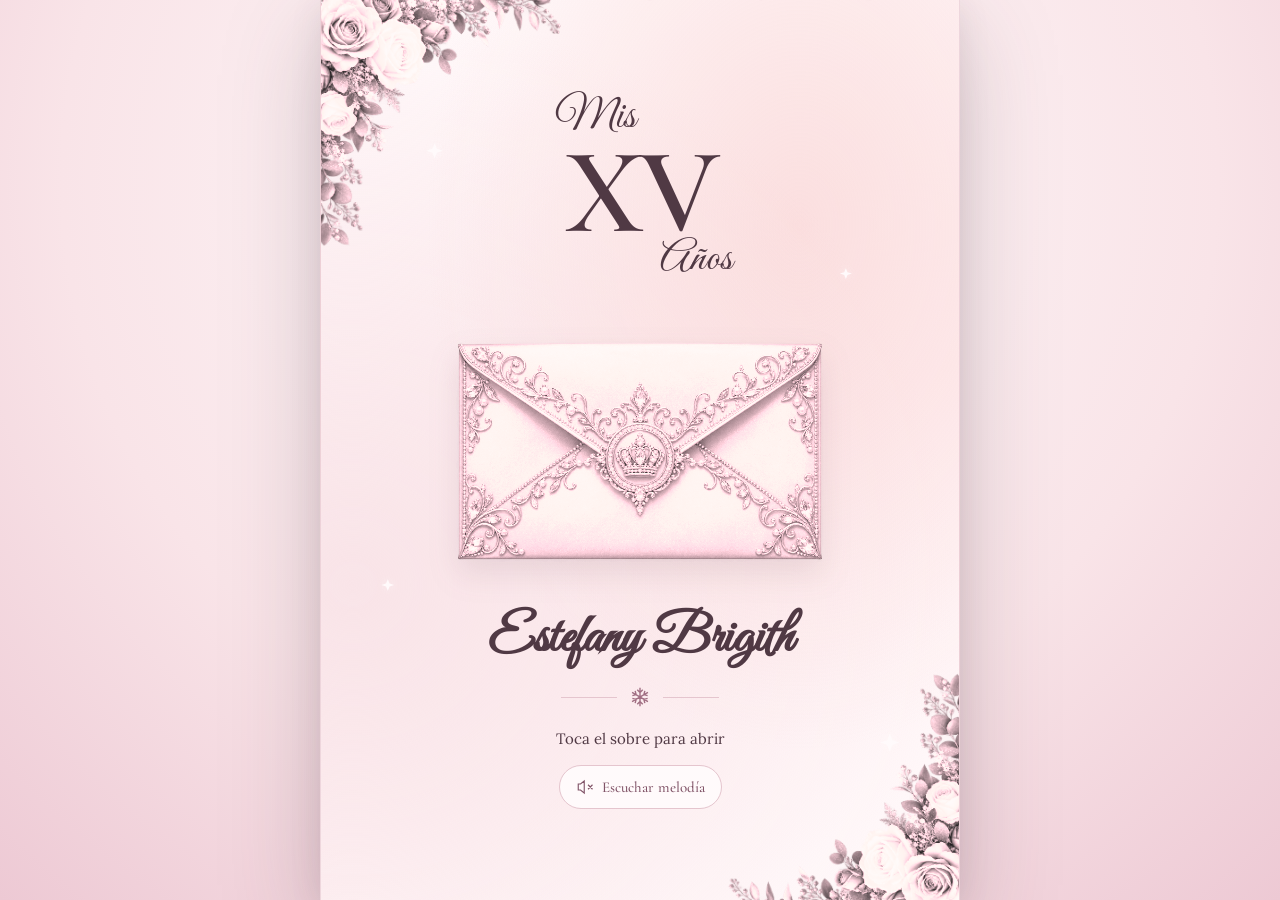
<file: index.html>
<!doctype html>
<html lang="es">
<head>
  <meta charset="utf-8">
  <meta name="viewport" content="width=device-width, initial-scale=1, viewport-fit=cover">
  <meta name="theme-color" content="#f0cac9">
  <meta name="description" content="Te invito a una noche de magia y recuerdos para celebrar mis quince años. 28 de noviembre de 2026 · Lima.">

  <!-- share-metadata:start -->
  <meta property="og:type" content="website">
  <meta property="og:title" content="Mis XV Años · Estefany Brigith">
  <meta property="og:description" content="Te invito a una noche de magia y recuerdos para celebrar mis quince años. 28 de noviembre de 2026 · Lima.">
  <meta property="og:image" content="./blue-silver-assets/share-cover.jpg">
  <meta property="og:image:type" content="image/jpeg">
  <meta property="og:image:width" content="1200">
  <meta property="og:image:height" content="630">
  <meta property="og:image:alt" content="Invitación de quince años de Estefany Brigith, en rosa cuarzo y plata">
  <meta property="og:locale" content="es_PE">
  <meta name="twitter:card" content="summary_large_image">
  <meta name="twitter:title" content="Mis XV Años · Estefany Brigith">
  <meta name="twitter:description" content="Te invito a una noche de magia y recuerdos para celebrar mis quince años. 28 de noviembre de 2026 · Lima.">
  <meta name="twitter:image" content="./blue-silver-assets/share-cover.jpg">
  <!-- share-metadata:end -->

  <title>Mis XV Años · Estefany Brigith</title>
  <link rel="stylesheet" href="./blue-silver-assets/fonts.css">
  <link rel="preload" href="./blue-silver-assets/envelope.webp" as="image">
  <link rel="preload" href="./blue-silver-assets/roses.webp" as="image">
  <link rel="preload" href="./blue-silver-assets/parchment-quartz-soft.png" as="image" type="image/png">
  <link rel="preload" href="./blue-silver-assets/title-ribbon-quartz.png" as="image" type="image/png">
  <style>
    :root {
      color-scheme: light;
      --primary: #f0cac9;
      --primary-soft: #fff0f2;
      --primary-deep: #6f4055;
      --accent: #805367;
      --accent-soft: #a16f83;
      --paper: #fffafb;
      --surface-alt: #f9e4e8;
      --ink: #503944;
      --muted: #735a65;
      --pearl: #b8abb5;
      --line: #e5c5ce;
      --control-border: #ad7e91;
      --block-radius: 22px;
      --section-space: clamp(64px, 8vh, 88px);
      --shadow-card: 0 10px 26px rgba(80, 57, 68, 0.07);
      --art-tint: sepia(1) saturate(.65) hue-rotate(295deg);
      --script: "Great Vibes", "Segoe Script", cursive;
      --display: "Cormorant Garamond", Georgia, serif;
      --body: "Lora", Georgia, serif;

      /* Responsive container tokens */
      --container-max-w: 480px;
      --container-pad-x: 18px;
      --shadow-ambient: 0 18px 80px rgba(80, 57, 68, 0.14);
    }

    @media (min-width: 640px) {
      :root {
        --container-max-w: 580px;
        --container-pad-x: 28px;
        --shadow-ambient: 0 24px 80px rgba(80, 57, 68, 0.22), 0 4px 24px rgba(80, 57, 68, 0.08);
      }
    }

    @media (min-width: 1024px) {
      :root {
        --container-max-w: 640px;
        --container-pad-x: 32px;
        --shadow-ambient: 0 30px 90px rgba(80, 57, 68, 0.25), 0 6px 30px rgba(80, 57, 68, 0.1);
      }
    }

    * { box-sizing: border-box; }
    [hidden] { display: none !important; }
    html {
      scroll-behavior: smooth;
      scrollbar-color: var(--pearl) var(--primary-soft);
      overflow-x: hidden;
    }
    body {
      margin: 0;
      background: radial-gradient(circle at 50% 20%, var(--paper), var(--surface-alt) 60%, #edc9d4 100%);
      background-attachment: fixed;
      color: var(--ink);
      font-family: var(--body);
      font-size: 16px;
      line-height: 1.75;
      min-height: 100vh;
      overflow-x: hidden;
    }
    body.sealed { overflow: hidden; }
    ::selection { background: var(--primary); color: var(--primary-deep); }
    button, input, select { font: inherit; }
    button, a { -webkit-tap-highlight-color: transparent; }
    button { color: inherit; }
    button, a, input, select { touch-action: manipulation; }
    button:focus-visible, a:focus-visible, input:focus-visible, select:focus-visible, textarea:focus-visible, summary:focus-visible {
      outline: 3px solid var(--accent);
      outline-offset: 4px;
    }
    img { display: block; max-width: 100%; height: auto; }
    a { color: var(--ink); text-underline-offset: 5px; }
    h1, h2, h3, p { margin: 0; }
    .svg-library { position: absolute; width: 0; height: 0; overflow: hidden; }
    .icon { width: 24px; height: 24px; fill: none; stroke: currentColor; stroke-width: 1.5; }

    /* Scroll reveal animations */
    .reveal-on-scroll {
      opacity: 0;
      transform: translateY(24px);
      transition: opacity .75s cubic-bezier(0.22, 1, 0.36, 1), transform .75s cubic-bezier(0.22, 1, 0.36, 1);
    }
    .reveal-on-scroll.is-visible {
      opacity: 1;
      transform: translateY(0);
    }

    .invitation {
      position: relative;
      width: 100%;
      max-width: var(--container-max-w);
      margin: 0 auto;
      overflow: clip;
      background: var(--paper);
      box-shadow: var(--shadow-ambient);
      transition: max-width .3s ease;
    }

    @media (min-width: 640px) {
      .invitation, .cover {
        border-inline: 1px solid rgba(229, 197, 206, 0.65);
      }
    }

    .cover {
      position: relative;
      width: 100%;
      max-width: var(--container-max-w);
      min-height: 100svh;
      margin: 0 auto;
      overflow: hidden;
      background:
        radial-gradient(ellipse at 75% 25%, #f7cac980, transparent 55%),
        radial-gradient(ellipse at 5% 65%, var(--surface-alt), transparent 70%),
        linear-gradient(155deg, var(--paper), var(--primary-soft) 55%, var(--paper));
      isolation: isolate;
      box-shadow: var(--shadow-ambient);
      transition: opacity .75s ease, filter .75s ease, max-width .3s ease;
    }
    .cover-inner {
      position: relative;
      z-index: 2;
      min-height: 100svh;
      display: flex;
      flex-direction: column;
      align-items: center;
      justify-content: center;
      padding: clamp(28px, 5.5svh, 54px) clamp(16px, 5vw, 32px);
    }
    .roses { position: absolute; pointer-events: none; user-select: none; filter: var(--art-tint); }
    .cover .roses.top {
      width: clamp(200px, 45vw, 290px);
      top: -40px;
      left: -40px;
      opacity: .92;
    }
    .cover .roses.bottom {
      width: clamp(190px, 42vw, 280px);
      bottom: -50px;
      right: -40px;
      transform: rotate(180deg);
      opacity: .92;
    }
    .occasion {
      position: relative;
      display: flex;
      flex-direction: column;
      align-items: center;
      line-height: .82;
      padding: 6px 0 clamp(8px, 1.8svh, 16px);
      max-width: 100%;
    }
    .occasion .mis {
      display: block;
      font-family: var(--script);
      font-size: clamp(30px, 5svh, 48px);
      line-height: .9;
      transform: translateX(clamp(-45px, -11vw, -28px));
    }
    .occasion .roman {
      display: block;
      font-family: var(--display);
      font-weight: 600;
      font-size: clamp(74px, 13.5svh, 130px);
      line-height: .9;
      letter-spacing: -.035em;
    }
    .occasion .years {
      display: block;
      font-family: var(--script);
      font-size: clamp(28px, 4.8svh, 46px);
      line-height: .85;
      transform: translateX(clamp(32px, 11vw, 56px));
      margin-top: -6px;
    }
    .envelope-button {
      width: min(100%, 408px, 44svh * 1.5);
      margin: clamp(14px, 2.5svh, 24px) auto 4px;
      padding: 0;
      border: 0;
      background: transparent;
      cursor: pointer;
      perspective: 900px;
      position: relative;
      filter: drop-shadow(0 14px 15px #70495720);
      transition: transform .3s ease, filter .3s ease;
      animation: float-envelope 3.8s ease-in-out infinite;
    }
    @keyframes float-envelope {
      0%, 100% { transform: translateY(0); filter: drop-shadow(0 14px 15px #70495720); }
      50% { transform: translateY(-6px); filter: drop-shadow(0 20px 22px #70495735); }
    }
    .envelope-button:hover { transform: translateY(-4px); }
    .envelope-image { position: relative; width: 100%; z-index: 1; }
    .envelope-image, .envelope-front, .envelope-flap { filter: var(--art-tint); }
    .envelope-front, .envelope-flap {
      position: absolute;
      inset: 0;
      width: 100%;
      pointer-events: none;
    }
    .envelope-front { z-index: 3; clip-path: polygon(5% 13%, 50% 56%, 95% 13%, 95% 91%, 5% 91%); }
    .envelope-flap {
      z-index: 4;
      clip-path: polygon(5% 11%, 95% 11%, 50% 58%);
      transform-origin: 50% 12%;
      transition: transform .65s ease;
      backface-visibility: hidden;
    }
    .letter {
      position: absolute;
      z-index: 2;
      inset: 28% 15% 20%;
      display: grid;
      place-items: center;
      border: 1px solid var(--pearl);
      background: var(--paper);
      font: clamp(22px, 3.8vw, 28px)/1.2 var(--script);
      opacity: 0;
      transition: transform .75s .15s ease, opacity .35s ease;
    }
    .cover-name {
      font-family: var(--script);
      font-size: clamp(34px, 6.5vw, 54px);
      line-height: 1.15;
      text-align: center;
      margin-top: clamp(8px, 1.8svh, 16px);
      padding-inline: 12px;
      max-width: 100%;
      overflow-wrap: break-word;
      word-break: normal;
    }
    .opening-hint {
      margin-top: clamp(10px, 2svh, 18px);
      color: var(--ink);
      font-size: clamp(13px, 1.8svh, 15px);
      text-align: center;
      animation: pulse-hint 2.4s ease-in-out infinite;
    }
    .opening-music-toggle {
      display: inline-flex;
      align-items: center;
      justify-content: center;
      gap: 8px;
      min-height: 44px;
      margin-top: 12px;
      padding: 8px 16px;
      border: 1px solid var(--line);
      border-radius: 999px;
      background: var(--paper);
      color: var(--accent);
      font-family: var(--display);
      font-size: 15px;
      cursor: pointer;
    }
    .opening-music-toggle .icon { width: 18px; height: 18px; }
    .opening-music-status { max-width: 28ch; margin-top: 8px; font-size: 12px; text-align: center; }
    @keyframes pulse-hint {
      0%, 100% { opacity: .65; transform: translateY(0); }
      50% { opacity: 1; transform: translateY(-2px); }
    }
    .cover-divider {
      display: flex;
      align-items: center;
      gap: 12px;
      width: min(158px, 60vw);
      margin: clamp(10px, 1.8svh, 16px) auto 0;
      color: var(--accent-soft);
    }
    .cover-divider::before, .cover-divider::after { content: ""; flex: 1; height: 1px; background: var(--line); }
    .cover-divider .icon { width: 22px; height: 22px; flex-shrink: 0; }
    .cover.is-opening {
      position: fixed;
      inset: 0;
      z-index: 30;
      max-width: 100vw;
      width: 100%;
    }
    .cover.is-opening .envelope-flap { transform: rotateX(-155deg); }
    .cover.is-opening .letter { opacity: 1; transform: translateY(-42%); }
    .cover.is-leaving { opacity: 0; filter: blur(7px); pointer-events: none; }
    .snow-layer {
      position: fixed;
      top: 0;
      left: 50%;
      width: 100%;
      max-width: var(--container-max-w);
      height: 100dvh;
      transform: translateX(-50%);
      overflow: hidden;
      z-index: 35;
      pointer-events: none;
    }
    .snow-particle {
      position: absolute;
      top: -20px;
      width: 4px;
      height: 4px;
      border-radius: 50%;
      background: #fff;
      box-shadow: 0 0 6px #fffafbd9, 0 0 2px var(--accent-soft);
      opacity: .65;
      animation: snowfall var(--duration) var(--delay) linear infinite;
    }
    .snow-crystal {
      background: transparent;
      box-shadow: none;
      color: var(--paper);
      filter: drop-shadow(0 0 1px var(--accent-soft));
    }
    .snow-crystal .icon { width: 100%; height: 100%; }
    @keyframes snowfall {
      from { transform: translate3d(0, -20px, 0); }
      to { transform: translate3d(28px, calc(100dvh + 40px), 0); }
    }
    .hero {
      position: relative;
      height: min(100svh, 860px);
      min-height: clamp(480px, 75svh, 600px);
      background: var(--primary);
    }
    .hero video { width: 100%; height: 100%; object-fit: cover; object-position: center; filter: var(--art-tint); }
    .hero::after {
      content: "";
      position: absolute;
      inset: 0;
      pointer-events: none;
      background: linear-gradient(transparent 46%, #f7cac940 65%, #fffafbe8 86%, var(--paper) 100%);
    }
    .hero-title {
      position: absolute;
      z-index: 2;
      left: 0;
      right: 0;
      bottom: clamp(60px, 10vh, 90px);
      text-align: center;
      display: flex;
      flex-direction: column;
      align-items: center;
      pointer-events: none;
    }
    .hero-title h2 {
      font-family: var(--script);
      font-size: clamp(34px, 7vw, 54px);
      line-height: .9;
      /* transform: translateX(clamp(-40px, -10vw, -25px)); */
    }
    .hero-title .roman {
      display: block;
      font-family: var(--display);
      font-weight: 600;
      font-size: clamp(74px, 14vw, 108px);
      line-height: .9;
      letter-spacing: -.035em;
    }
    .hero-title .years {
      display: block;
      font-family: var(--script);
      font-size: clamp(28px, 6vw, 42px);
      line-height: .85;
      transform: translateX(clamp(30px, 10vw, 55px));
      margin-top: -6px;
    }
    .continue-link {
      position: absolute;
      z-index: 3;
      bottom: clamp(14px, 2.5vh, 22px);
      left: 50%;
      transform: translateX(-50%);
      display: grid;
      place-items: center;
      width: 48px;
      height: 48px;
      border: 1px solid var(--control-border);
      border-radius: 50%;
      color: var(--accent);
      background: #fffafbd9;
      transition: transform .2s ease, background-color .2s ease;
    }
    .continue-link:hover { transform: translateX(-50%) translateY(-2px); background: #ffffff; }

    .section {
      position: relative;
      padding: var(--section-space) var(--container-pad-x);
      text-align: center;
      isolation: isolate;
      background: linear-gradient(var(--paper), var(--primary-soft) 50%, var(--paper));
    }
    .section h2 {
      width: 100%;
      max-width: 560px;
      margin-inline: auto;
      border: 0 solid transparent;
      border-inline-width: 48px;
      padding: 10px 0 28px;
      border-image-source: url('./blue-silver-assets/title-ribbon-quartz.png');
      border-image-slice: 190 380 fill;
      border-image-width: 28px 56px;
      border-image-outset: 28px 0;
      border-image-repeat: stretch;
      font-family: var(--script);
      font-size: clamp(30px, 6vw, 40px);
      line-height: 1.18;
      color: var(--accent);
      margin-bottom: clamp(16px, 2.5vh, 24px);
    }
    .section p {
      max-width: 36ch;
      margin-inline: auto;
      font-size: clamp(15px, 2vw, 16.5px);
    }
    .intro {
      padding-top: clamp(20px, 4vh, 32px);
      padding-bottom: clamp(48px, 7vh, 68px);
    }
    .music-label { font-size: 13.5px; line-height: 1.7; max-width: 24ch !important; }
    .music-player {
      display: flex;
      justify-content: center;
      align-items: center;
      gap: 17px;
      margin: 17px 0 24px;
      color: var(--accent);
    }
    .music-player .music-line { width: clamp(30px, 8vw, 44px); height: 1px; background: var(--accent-soft); position: relative; }
    .music-player .music-line::before { content: ""; position: absolute; width: 3px; height: 7px; top: -3px; background: var(--accent-soft); }
    .music-toggle {
      border: 1px solid var(--control-border);
      border-radius: 50%;
      width: 52px;
      height: 52px;
      display: grid;
      place-items: center;
      background: linear-gradient(140deg, #fff, var(--surface-alt));
      cursor: pointer;
      box-shadow: 0 4px 9px #70495717;
      transition: transform .2s ease, box-shadow .2s ease;
    }
    .music-toggle:hover { transform: scale(1.05); box-shadow: 0 6px 14px #70495725; }
    .music-toggle .icon { width: 24px; height: 24px; fill: var(--paper); }
    .music-toggle[aria-pressed="true"] .icon { fill: var(--accent); stroke: var(--accent); }
    .music-status { color: var(--muted); font-size: 12px; margin-top: 16px; }

    .floral-section {
      padding-top: var(--section-space);
      padding-bottom: var(--section-space);
      background: radial-gradient(ellipse at 15% 35%, var(--primary-soft), transparent 68%);
    }
    .floral-section .roses.left {
      top: -12px;
      left: clamp(-36px, -4vw, -20px);
      width: clamp(150px, 28vw, 200px);
    }
    .floral-section .roses.right {
      top: -12px;
      right: clamp(-36px, -4vw, -20px);
      width: clamp(150px, 28vw, 200px);
      transform: scaleX(-1);
    }
    .floral-section > :not(.roses) { position: relative; z-index: 1; }
    /* 1024 x 1536 paper master: fixed curls and corners, flexible writing area. */
    .scroll-paper, .paper-card, .interaction-card {
      --parchment-cap: calc(448px * .12);
      --parchment-edge: calc(384px * .12);
      position: relative;
      max-width: 560px;
      margin-inline: auto;
      margin-block: 16px;
      padding: clamp(18px, 2.4vh, 24px) 10px;
      background: transparent;
      border: 44px solid transparent;
      border-inline-width: 24px;
      border-image-source: url('./blue-silver-assets/parchment-quartz-soft.png');
      border-image-slice: 448 384 fill;
      border-image-width: var(--parchment-cap) var(--parchment-edge);
      border-image-outset: 8px;
      border-image-repeat: stretch;
      border-radius: 0;
      box-shadow: none;
      filter: drop-shadow(0 4px 6px rgba(80, 57, 68, 0.07));
    }
    .scroll-paper::before, .scroll-paper::after,
    .paper-card::before, .interaction-card::before { content: none; }
    .scroll-paper > *, .paper-card > :not(.papyrus-rolls),
    .interaction-card > :not(.papyrus-rolls) { position: relative; z-index: 1; }
    .papyrus-rolls { display: none; }

    .person {
      display: block;
      font-family: var(--script);
      font-size: clamp(28px, 4.5vw, 36px);
      line-height: 1.45;
      color: var(--ink);
    }
    .person + .and {
      display: block;
      font-family: var(--script);
      font-size: clamp(22px, 3.5vw, 28px);
      line-height: 1.8;
    }
    .family-caption { margin-top: 22px !important; font-size: 14px; line-height: 1.8; }
    .name-plaque {
      position: relative;
      max-width: 480px;
      margin: clamp(44px, 7vh, 60px) auto 0;
      padding: clamp(30px, 4.5vh, 40px) clamp(18px, 3.5vw, 26px);
      background: linear-gradient(125deg, var(--paper), var(--surface-alt), var(--paper));
      border: 3px double var(--line);
      border-radius: 26px 6px 26px 6px;
      box-shadow: 0 6px 10px #70495713;
    }
    .name-plaque::before, .name-plaque::after {
      content: "";
      position: absolute;
      width: 17px;
      height: 17px;
      background: var(--paper);
      border: 1px solid var(--line);
      transform: rotate(45deg);
    }
    .name-plaque::before { top: -9px; left: calc(50% - 9px); }
    .name-plaque::after { bottom: -9px; left: calc(50% - 9px); }
    .name-plaque .person { font-size: clamp(38px, 6vw, 50px); }

    .ornament {
      display: flex;
      justify-content: center;
      align-items: center;
      gap: 14px;
      color: var(--accent-soft);
      margin: 0 auto 26px;
      width: 148px;
    }
    .ornament::before, .ornament::after { content: ""; height: 1px; flex: 1; background: var(--line); }
    .ornament .icon { width: 22px; height: 22px; }

    .countdown-section {
      padding-top: var(--section-space);
      padding-bottom: var(--section-space);
      background: linear-gradient(var(--paper), var(--primary-soft), var(--paper));
    }
    .countdown-heading {
      font-family: var(--display);
      font-size: clamp(15px, 2.5vw, 18px);
      font-weight: 600;
      text-transform: uppercase;
      letter-spacing: .12em;
      margin-bottom: clamp(14px, 2.5vh, 20px);
    }
    .countdown {
      display: grid;
      grid-template-columns: repeat(4, 1fr);
      gap: clamp(4px, 1.6vw, 12px);
      margin: 0 auto;
      max-width: 460px;
    }
    .countdown-unit { position: relative; }
    .countdown-unit + .countdown-unit::before {
      content: ":";
      position: absolute;
      left: clamp(-6px, -1vw, -10px);
      top: -3px;
      font-family: var(--display);
      font-size: clamp(28px, 5vw, 42px);
      color: var(--accent-soft);
    }
    .countdown-number {
      display: block;
      font-family: var(--display);
      font-weight: 600;
      font-size: clamp(32px, 5.5vw, 48px);
      line-height: 1.1;
      color: var(--accent);
      font-variant-numeric: tabular-nums;
    }
    .countdown-unit span:last-child {
      font-size: clamp(9px, 1.8vw, 11px);
      text-transform: uppercase;
      letter-spacing: .045em;
    }
    .event-date { margin-top: clamp(26px, 4vh, 38px); font-family: var(--display); }
    .date-month {
      display: block;
      font-size: clamp(20px, 3.2vw, 25px);
      font-weight: 600;
      letter-spacing: .14em;
      text-transform: uppercase;
    }
    .date-row {
      display: flex;
      align-items: center;
      justify-content: center;
      gap: clamp(14px, 3vw, 24px);
      margin-top: 7px;
    }
    .date-side {
      min-width: clamp(66px, 14vw, 84px);
      padding-block: 5px;
      border-top: 1px solid var(--line);
      border-bottom: 1px solid var(--line);
      font-size: clamp(15px, 2.5vw, 19px);
      text-transform: uppercase;
    }
    .date-day {
      font-size: clamp(52px, 9vw, 72px);
      line-height: 1;
      color: var(--accent);
      font-weight: 600;
    }
    .countdown-message { font-size: 13px; margin-top: 14px !important; }
    .calendar-actions { margin-top: 24px; }

    .reception-section { padding-top: calc(var(--section-space) + 28px); }
    .reception-card {
      position: relative;
      max-width: 560px;
      margin-inline: auto;
      border: 1px solid var(--line);
      border-radius: clamp(110px, 20vw, 160px) clamp(110px, 20vw, 160px) var(--block-radius) var(--block-radius);
      padding: clamp(74px, 11vh, 92px) clamp(20px, 3.5vw, 32px) clamp(28px, 4vh, 38px);
      background: linear-gradient(var(--paper), var(--primary-soft));
      box-shadow: var(--shadow-card);
    }
    .reception-card .roses {
      width: clamp(145px, 26vw, 195px);
      top: clamp(-58px, -9vw, -74px);
      left: -3px;
    }
    .reception-card .roses.mirror { left: auto; right: -3px; transform: scaleX(-1); }
    .large-icon { width: clamp(52px, 8vw, 66px); height: clamp(52px, 8vw, 66px); color: var(--accent-soft); margin: 0 auto 15px; }
    .reception-card h2 { margin-bottom: 9px; }
    .venue-name {
      display: block;
      font-family: var(--display);
      font-weight: 600;
      font-size: clamp(22px, 3.6vw, 27px);
      line-height: 1.35;
      margin: 11px 0 8px;
    }
    .venue-address { font-size: 14px; }
    .quartz-button {
      display: inline-flex;
      align-items: center;
      justify-content: center;
      gap: 10px;
      min-height: 48px;
      padding: 12px clamp(18px, 3vw, 26px);
      border: 1px solid var(--control-border);
      border-radius: 12px;
      background: linear-gradient(135deg, var(--primary-soft), var(--primary) 72%, #efbdc4);
      color: var(--primary-deep);
      box-shadow: 0 4px 9px #70495719, inset 0 1px 0 #ffffffb3;
      font-family: var(--display);
      font-size: clamp(14px, 2vw, 15.5px);
      font-weight: 600;
      line-height: 1.3;
      letter-spacing: .055em;
      text-decoration: none;
      text-transform: uppercase;
      cursor: pointer;
      transition: transform .2s ease, box-shadow .2s ease;
    }
    .quartz-button:hover { transform: translateY(-2px); box-shadow: 0 7px 13px #70495725; }
    .quartz-button .icon { width: 18px; height: 18px; }
    .quartz-button.is-secondary {
      background: var(--paper);
      color: var(--accent);
      margin-top: 10px;
      font-size: 13px;
      min-height: 42px;
      padding: 8px 16px;
    }
    .reception-card .quartz-button { margin-top: 24px; }

    .dress-icons { display: flex; justify-content: center; gap: 18px; margin: 4px auto 20px; }
    .dress-icons .icon { width: 60px; height: 69px; color: var(--accent-soft); }
    .dress-title { font: 600 23px var(--display); margin-bottom: 14px !important; }
    .dress-note { max-width: 28ch !important; font-size: 14px; }
    .gift-icon { width: 68px; height: 68px; margin: 0 auto 18px; color: var(--accent-soft); }
    .gift-message { font-size: 15px; }

    /* Itinerary & Timeline */
    .itinerary-tagline { font-size: 14px; margin-bottom: 20px; color: var(--muted); }
    .timeline { list-style: none; padding: 0; margin: 24px auto 0; max-width: 420px; text-align: left; }
    .timeline li { display: grid; grid-template-columns: clamp(76px, 19vw, 92px) minmax(0, 1fr); gap: 12px; margin: 18px 0; font-size: clamp(14.5px, 2.5vw, 17px); align-items: baseline; }
    .timeline time { font-family: var(--display); font-weight: 600; color: var(--accent); }
    .timeline span { padding-left: 12px; border-left: 1px solid var(--line); color: var(--ink); line-height: 1.4; }

    /* Vals card */
    .vals-card {
      margin-top: 28px;
      padding: clamp(22px, 3.5vw, 30px) 0 0;
      border-radius: 0;
      background: transparent;
      border: 0;
      border-top: 1px solid var(--control-border);
      text-align: center;
    }
    .vals-card .vals-icon { width: 32px; height: 32px; color: var(--accent-soft); margin: 0 auto 10px; }
    .vals-title { font-family: var(--display); font-size: clamp(22px, 3.5vw, 26px); color: var(--accent); font-weight: 600; margin-bottom: 8px; }
    .vals-text { font-size: 14.5px; line-height: 1.6; max-width: 44ch; margin: 0 auto; }
    .vals-song { margin-top: 12px !important; font-size: 13.5px; color: var(--muted); }

    /* Gallery */
    .gallery-tagline { font-size: 14px; margin-bottom: 22px; color: var(--muted); }
    .gallery { display: grid; grid-template-columns: repeat(2, minmax(0, 1fr)); gap: clamp(14px, 3vw, 22px); margin-top: 8px; }
    .gallery figure { margin: 0; min-width: 0; }
    .gallery-picture {
      position: relative;
      aspect-ratio: 3 / 4;
      overflow: hidden;
      border-radius: clamp(90px, 16vw, 130px) clamp(90px, 16vw, 130px) 6px 6px;
      background: linear-gradient(155deg, var(--primary-soft), var(--surface-alt));
      border: 1px solid var(--line);
      box-shadow: var(--shadow-card);
    }
    .gallery-image { position: absolute; inset: 0; width: 100%; height: 100%; object-fit: cover; transition: transform .5s ease; }
    .gallery-picture:hover .gallery-image { transform: scale(1.04); }
    .gallery-image.is-fantasy { filter: var(--art-tint); }
    .gallery-image-error { position: absolute; inset: 0; display: grid; place-items: center; padding: 18px; font-size: 13px !important; color: var(--muted); }
    .gallery figcaption { font-family: var(--display); font-size: clamp(14px, 2.5vw, 16px); font-weight: 600; margin-top: 10px; color: var(--ink); overflow-wrap: anywhere; }

    /* Gifts & Yape digital transfer */
    .gift-details {
      margin-top: 24px;
      padding-top: 20px;
      border-top: 1px dashed var(--line);
    }
    .gift-details summary {
      cursor: pointer;
      font-family: var(--display);
      font-weight: 600;
      font-size: clamp(15px, 2.5vw, 17px);
      color: var(--accent);
      user-select: none;
      outline: none;
      transition: color .2s ease;
    }
    .gift-details summary:hover { color: var(--primary-deep); }
    .gift-account {
      border: 1px solid var(--control-border);
      border-radius: 16px;
      padding: clamp(18px, 3vw, 24px);
      margin-top: 16px;
      background: var(--paper);
      text-align: center;
    }
    .yape-badge {
      display: inline-block;
      font-family: var(--display);
      font-size: 13px;
      font-weight: 700;
      letter-spacing: .08em;
      text-transform: uppercase;
      color: #fff;
      background: linear-gradient(135deg, #742284, var(--primary-deep));
      box-shadow: 0 2px 8px rgba(116, 34, 132, 0.22);
      padding: 3px 12px;
      border-radius: 12px;
      margin-bottom: 8px;
    }
    .account-number {
      display: block;
      font-family: var(--display);
      font-size: clamp(26px, 5.5vw, 36px);
      font-weight: 600;
      color: var(--accent);
      letter-spacing: .06em;
      margin: 4px 0;
    }
    .account-holder { display: block; font-size: 14px; color: var(--ink); margin-bottom: 16px; }
    .form-status { font-size: 13px; color: var(--accent); margin-top: 12px; min-height: 1.4em; text-align: center; }

    /* Interactive guest features: playlist & guestbook */
    .interaction-card h3 {
      font-family: var(--script);
      font-size: clamp(32px, 5.5vw, 42px);
      line-height: 1.2;
      color: var(--accent);
      margin-bottom: 8px;
    }
    .interaction-card p { font-size: 14px; }
    .interaction-card form { margin-top: 18px; text-align: left; }
    .interaction-card textarea {
      display: block;
      width: 100%;
      min-height: 85px;
      padding: 10px 12px;
      margin-top: 7px;
      border: 1px solid var(--control-border);
      border-radius: 10px;
      background: var(--paper);
      color: var(--ink);
      caret-color: var(--accent);
      font-family: var(--body);
      font-size: 14px;
      resize: vertical;
    }
    .interaction-card .quartz-button { width: 100%; margin-top: 18px; }

    /* Saved items list in guestbook / songs */
    .saved-list {
      list-style: none;
      padding: 0;
      margin: 18px 0 0;
      border-top: 1px dashed var(--line);
      padding-top: 14px;
      text-align: left;
      max-height: 220px;
      overflow-y: auto;
    }
    .saved-list li {
      font-size: 13.5px;
      padding: 8px 12px;
      background: var(--primary-soft);
      border-radius: 10px;
      margin-bottom: 8px;
      border: 1px solid var(--line);
    }
    .saved-list strong { color: var(--primary-deep); font-family: var(--display); font-size: 15px; }

    .rsvp-section .paper-card {
      padding-top: clamp(28px, 4.5vh, 36px);
      padding-bottom: clamp(32px, 5vh, 42px);
    }
    .rsvp-section .quartz-button { margin-top: 24px; }
    .rsvp-message { font-size: 14.5px; }

    .closing {
      position: relative;
      min-height: clamp(520px, 75vh, 660px);
      background: var(--primary-soft);
      isolation: isolate;
      padding: clamp(48px, 7vh, 64px) var(--container-pad-x) calc(144px + env(safe-area-inset-bottom));
      text-align: center;
    }
    .closing::before {
      content: "";
      position: absolute;
      inset: 0;
      z-index: -1;
      background: linear-gradient(#fffafbdf, transparent 45%), url('./blue-silver-assets/castle.webp') center bottom / cover no-repeat;
      filter: var(--art-tint);
      pointer-events: none;
    }
    .closing h2 {
      position: relative;
      font-family: var(--script);
      font-size: clamp(40px, 7vw, 54px);
      line-height: 1.25;
      color: var(--accent);
      text-shadow: 0 1px 12px var(--paper);
    }
    .closing-name {
      position: relative;
      margin-top: 9px;
      font-family: var(--script);
      font-size: clamp(27px, 4.5vw, 34px);
      line-height: 1.3;
      color: var(--ink);
      text-shadow: 0 1px 12px var(--paper);
    }
    .preview-note {
      position: absolute;
      bottom: 17px;
      left: 14px;
      right: 14px;
      margin: 0;
      color: var(--muted);
      font-size: 11px;
      text-align: center;
      background: #ffffffd9;
      padding: 6px 10px;
      border-radius: 3px;
    }

    .sound-dock {
      position: fixed;
      z-index: 10;
      right: max(16px, calc((100vw - var(--container-max-w)) / 2 + 16px));
      bottom: max(clamp(16px, 3vh, 26px), env(safe-area-inset-bottom));
      width: 48px;
      height: 48px;
      display: grid;
      place-items: center;
      border: 1px solid var(--control-border);
      border-radius: 50%;
      background: #fffafbf0;
      color: var(--accent);
      box-shadow: 0 4px 14px #70495720;
      cursor: pointer;
      transition: transform .2s ease, box-shadow .2s ease;
    }
    .sound-dock:hover { transform: scale(1.08); box-shadow: 0 6px 18px #70495730; }
    .sound-dock .icon { width: 20px; height: 20px; }
    .fullscreen-toggle { bottom: calc(max(clamp(16px, 3vh, 26px), env(safe-area-inset-bottom)) + 60px); }
    .share-panel { position: relative; max-width: 430px; margin: 28px auto 0; padding: 16px; border: 1px solid var(--line); border-radius: 16px; background: #fffafbf2; text-align: left; }
    .share-panel img { width: 100%; aspect-ratio: 1200 / 630; object-fit: cover; border-radius: 8px; }
    .share-panel h3 { margin: 14px 0 6px; font: 600 23px/1.25 var(--display); color: var(--accent); }
    .share-panel p { font-size: 13px; line-height: 1.6; }
    .share-actions { display: grid; gap: 10px; margin-top: 16px; }
    .share-actions .quartz-button { width: 100%; margin: 0; }
    .share-panel .form-status { margin-top: 12px; }
    html:fullscreen { overflow-y: auto; background: var(--paper); }
    @media (pointer: coarse) { html:fullscreen { --container-max-w: 100vw; } }

    dialog {
      width: min(460px, calc(100% - 32px));
      max-height: calc(100svh - 32px);
      padding: clamp(26px, 4vh, 38px) clamp(20px, 3.5vw, 32px);
      overflow: auto;
      border: 1px solid var(--line);
      border-radius: var(--block-radius);
      color: var(--ink);
      background: var(--paper);
      box-shadow: 0 20px 65px #50394433;
    }
    dialog::backdrop { background: #50394480; backdrop-filter: blur(4px); }
    .dialog-close {
      position: absolute;
      top: 9px;
      right: 9px;
      width: 44px;
      height: 44px;
      border: 0;
      background: transparent;
      cursor: pointer;
      display: grid;
      place-items: center;
      border-radius: 50%;
      transition: background-color .2s ease;
    }
    .dialog-close:hover { background: var(--primary-soft); }
    dialog h2 {
      font-family: var(--script);
      font-size: clamp(34px, 5.5vw, 44px);
      line-height: 1.25;
      color: var(--accent);
      margin: 10px 0 18px;
      text-align: center;
    }
    dialog p { font-size: 14px; }
    .form-field { display: block; margin-top: 20px; font-size: 13px; }
    input, select {
      display: block;
      width: 100%;
      min-height: 46px;
      padding: 10px 12px;
      margin-top: 7px;
      border: 1px solid var(--control-border);
      border-radius: 10px;
      background: var(--paper);
      color: var(--ink);
      caret-color: var(--accent);
    }
    input:focus, select:focus, .interaction-card textarea:focus {
      outline: none;
      border-color: var(--accent);
      box-shadow: 0 0 0 3px rgba(240, 202, 201, 0.55);
    }
    .form-submit { width: 100%; margin-top: 25px; }
    .response-preview {
      white-space: pre-line;
      background: var(--surface-alt);
      padding: 18px;
      margin: 18px 0;
      border-radius: 10px;
      font-size: 14px;
    }
    .small-note { font-size: 12px !important; color: var(--muted); margin-top: 15px; }

    /* Shared rose-quartz rhythm and quiet fairytale ornaments. */
    .section:not(.intro)::before {
      content: "";
      position: absolute;
      top: 18px;
      left: calc(50% - 6px);
      width: 12px;
      height: 20px;
      background: var(--primary);
      clip-path: polygon(50% 0, 61% 39%, 100% 50%, 61% 61%, 50% 100%, 39% 61%, 0 50%, 39% 39%);
      pointer-events: none;
    }
    .section:not(.intro)::after {
      content: "";
      position: absolute;
      top: 0;
      left: 20%;
      right: 20%;
      height: 1px;
      background: linear-gradient(90deg, transparent, var(--line), transparent);
      pointer-events: none;
    }
    .fantasy-glimmer {
      position: absolute;
      inset: 0;
      z-index: 1;
      width: 100%;
      height: 100%;
      color: #fffafb;
      pointer-events: none;
      filter: drop-shadow(0 0 5px #fffafbaa);
    }
    .fantasy-glimmer use { animation: starlight 5s ease-in-out infinite alternate; }
    .fantasy-glimmer use:nth-child(even) { animation-delay: -2.5s; }
    @keyframes starlight {
      from { opacity: .35; }
      to { opacity: .85; }
    }
    .hero-title { text-shadow: 0 1px 14px #fffafbb3; }
    .name-plaque { box-shadow: var(--shadow-card); }

    /* Media query: Short viewports & Mobile landscape */
    @media (max-height: 540px) {
      body.sealed { overflow-y: auto; }
      .cover { min-height: 100svh; height: auto; overflow-y: auto; }
      .cover-inner { min-height: 100svh; padding: 18px 20px 28px; }
      .occasion { padding: 4px 0 8px; }
      .occasion .mis { font-size: 28px; margin-right: 36px; }
      .occasion .roman { font-size: 68px; }
      .occasion .years { font-size: 26px; margin-left: 44px; }
      .envelope-button { max-width: 220px; margin: 6px auto; }
      .cover-name { font-size: 34px; margin-top: 4px; }
      .opening-hint { margin-top: 6px; font-size: 12px; }
      .cover-divider { margin-top: 8px; }
      .cover .roses.top { width: 140px; top: -30px; left: -30px; }
      .cover .roses.bottom { width: 130px; bottom: -35px; right: -30px; }
    }

    /* Media query: Extra narrow mobile (< 360px) */
    @media (max-width: 360px) {
      .cover-inner { padding-inline: 16px; }
      .occasion .mis { font-size: 32px; margin-right: 36px; }
      .occasion .roman { font-size: 80px; }
      .occasion .years { font-size: 30px; margin-left: 42px; }
      .cover-name { font-size: 38px; }
      .section { padding-inline: 18px; }
      .scroll-paper { padding-inline: 18px; }
      .countdown-number { font-size: 28px; }
      .countdown { gap: 3px; }
      .countdown-unit + .countdown-unit::before { left: -5px; font-size: 24px; }
      .date-row { gap: 10px; }
      .date-side { min-width: 58px; font-size: 14px; }
      .date-day { font-size: 46px; }
      .person { font-size: 26px; }
      .name-plaque .person { font-size: 34px; }
      .reception-card { padding-inline: 16px; border-radius: 90px 90px var(--block-radius) var(--block-radius); }
      .section h2 { font-size: 27px; border-inline-width: 38px; border-image-width: 28px 46px; }
      .timeline li { grid-template-columns: 1fr; gap: 4px; margin: 14px 0; }
      .timeline span { padding-left: 0; border-left: 0; }
      .gallery { grid-template-columns: 1fr; }
    }

    @media (prefers-reduced-motion: reduce) {
      html { scroll-behavior: auto; }
      *, *::before, *::after { animation: none !important; transition: none !important; }
      .snow-layer { display: none; }
      .reveal-on-scroll { opacity: 1 !important; transform: none !important; }
    }
  </style>
</head>
<body class="sealed">
  <!-- Bloque de datos principal: edita aquí cualquier información del evento -->
  <script type="application/json" id="invitation-data">
    {
      "name": "Estefany Brigith",
      "parents": ["Diana Esther Bedoya Zarate", "Jorge Luis Grabiel La Rosa"],
      "godparents": ["Alberto Mérida La Rosa", "Jhosseline Fernández Paucar"],
      "date": "2026-11-28T19:00:00-05:00",
      "endDate": "2026-11-29T02:00:00-05:00",
      "timezone": "America/Lima",
      "venue": "Local Los Delfines Eventos y Recepciones",
      "address": "Lima, Perú",
      "mapQuery": "Local Los Delfines Eventos y Recepciones",
      "mapUrl": "https://maps.app.goo.gl/DhzEDWbY3hExSCBA8?g_st=aw",
      "yapeNumber": "902 816 211",
      "yapeHolder": "Matias Grabiel",
      "whatsappNumber": "51902816211",
      "sampleData": false,
      "presentation": { "fullscreenOnMobile": true },
      "share": {
        "url": "",
        "title": "Mis XV Años · Estefany Brigith",
        "description": "Te invito a una noche de magia y recuerdos para celebrar mis quince años. 28 de noviembre de 2026 · Lima.",
        "image": "./blue-silver-assets/share-cover.jpg",
        "imageAlt": "Invitación de quince años de Estefany Brigith, en rosa cuarzo y plata"
      },
      "music": {
        "opening": {
          "src": "./blue-silver-assets/opening-melody.wav",
          "autoplay": true,
          "title": "Una noche de magia",
          "artist": "Melodía original",
          "volume": 0.35,
          "loop": true
        },
        "invitation": {
          "src": "./blue-silver-assets/melody.m4a",
          "title": "",
          "artist": "",
          "volume": 0.7,
          "loop": true
        }
      },
      "gallery": [
        {
          "src": "./blue-silver-assets/woman-magic-poster.jpg",
          "alt": "Escena de fantasía de una joven frente a un castillo nevado",
          "caption": "Un nuevo capítulo",
          "position": "center 40%",
          "fantasyTint": true
        },
        {
          "src": "./blue-silver-assets/castle.webp",
          "alt": "Entrada de un castillo de fantasía entre flores y cristales",
          "caption": "La ilusión de mis XV",
          "position": "center 60%",
          "fantasyTint": true
        }
      ]
    }
  </script>

  <svg class="svg-library" aria-hidden="true" xmlns="http://www.w3.org/2000/svg">
    <defs>
      <filter id="papyrus-edge" x="-5%" y="-5%" width="110%" height="110%">
        <feTurbulence type="fractalNoise" baseFrequency="0.04" numOctaves="4" result="noise" />
        <feDisplacementMap in="SourceGraphic" in2="noise" scale="5" xChannelSelector="R" yChannelSelector="G" />
      </filter>
      <symbol id="sparkle" viewBox="0 0 24 24"><path d="M12 1 15 9 23 12 15 15 12 23 9 15 1 12 9 9Z" fill="currentColor"/></symbol>
      <symbol id="snowflake" viewBox="0 0 24 24"><path d="M12 2v20M3.34 7l17.32 10M3.34 17 20.66 7M9 4l3 3 3-3M9 20l3-3 3 3M3.7 10.5l4.1-1.1-1.1-4.1M17.3 18.7l-1.1-4.1 4.1-1.1M3.7 13.5l4.1 1.1-1.1 4.1M17.3 5.3l-1.1 4.1 4.1 1.1"/></symbol>
      <symbol id="heart" viewBox="0 0 24 24"><path d="M20.8 4.7a5.5 5.5 0 0 0-7.8 0L12 5.8l-1.1-1.1a5.5 5.5 0 0 0-7.8 7.8L12 21l8.8-8.5a5.5 5.5 0 0 0 0-7.8Z"/></symbol>
      <symbol id="chevron" viewBox="0 0 24 24"><path d="m6 9 6 6 6-6"/></symbol>
      <symbol id="pin" viewBox="0 0 24 24"><path d="M20 10c0 6-8 12-8 12S4 16 4 10a8 8 0 0 1 16 0Z"/><circle cx="12" cy="10" r="2.5"/></symbol>
      <symbol id="calendar" viewBox="0 0 24 24"><rect width="18" height="18" x="3" y="4" rx="2" ry="2"/><line x1="16" x2="16" y1="2" y2="6"/><line x1="8" x2="8" y1="2" y2="6"/><line x1="3" x2="21" y1="10" y2="10"/></symbol>
      <symbol id="glasses" viewBox="0 0 64 64"><path d="m13 6 17 5-5 18a9 9 0 0 1-17-5L13 6Zm35 0-17 5 5 18a9 9 0 0 0 17-5L48 6ZM11 18l15 4M35 22l15-4M15 32l-5 20M6 51l11 3M45 32l5 20M44 54l11-3M26 3l5 5 5-5"/></symbol>
      <symbol id="suit" viewBox="0 0 64 74"><path d="m19 7 13 7L45 7l9 11-4 45H14L10 18l9-11ZM19 7l2 17 11-10 11 10 2-17M21 24l11 16 11-16M32 14v49M17 46h9M38 46h9"/></symbol>
      <symbol id="dress" viewBox="0 0 64 74"><path d="M23 7h5l4 7 4-7h5l-3 17 16 39H10l16-39-3-17ZM26 24h12M18 47l-4 16M32 34v29M46 47l4 16"/></symbol>
      <symbol id="envelopes" viewBox="0 0 64 64"><path d="M7 27h42v29H7V27Zm0 0 21 17 21-17M7 56l15-16M49 56 34 40M23 21l5-13 30 12-8 22M28 8l9 22 21-10"/><path d="M40 13c-3-4-8 0-5 3l3 4 5-1c4-1 3-7-3-6Z"/></symbol>
      <symbol id="guest" viewBox="0 0 64 64"><circle cx="27" cy="15" r="10"/><path d="M7 53v-5a20 20 0 0 1 35-13"/><circle cx="45" cy="45" r="13"/><path d="m38 45 5 5 9-10"/></symbol>
      <symbol id="close" viewBox="0 0 24 24"><path d="m6 6 12 12M18 6 6 18"/></symbol>
      <symbol id="sound" viewBox="0 0 24 24"><path d="M11 4 6 8H3v8h3l5 4V4ZM15 8a6 6 0 0 1 0 8M18 5a10 10 0 0 1 0 14"/></symbol>
      <symbol id="mute" viewBox="0 0 24 24"><path d="M11 4 6 8H3v8h3l5 4V4Zm5 5 6 6M22 9l-6 6"/></symbol>
      <symbol id="copy" viewBox="0 0 24 24"><rect width="13" height="13" x="9" y="9" rx="2" ry="2"/><path d="M5 15H4a2 2 0 0 1-2-2V4a2 2 0 0 1 2-2h9a2 2 0 0 1 2 2v1"/></symbol>
      <symbol id="music" viewBox="0 0 24 24"><path d="M9 18V5l12-2v13M9 18a3 3 0 1 1-6 0 3 3 0 0 1 6 0Zm12 0a3 3 0 1 1-6 0 3 3 0 0 1 6 0Z"/></symbol>
      <symbol id="expand" viewBox="0 0 24 24"><path d="M8 3H3v5M16 3h5v5M3 16v5h5M21 16v5h-5"/></symbol>
      <symbol id="collapse" viewBox="0 0 24 24"><path d="M3 8h5V3M21 8h-5V3M8 21v-5H3M16 21v-5h5"/></symbol>
      <symbol id="share" viewBox="0 0 24 24"><circle cx="18" cy="5" r="3"/><circle cx="6" cy="12" r="3"/><circle cx="18" cy="19" r="3"/><path d="m8.6 10.5 6.8-4M8.6 13.5l6.8 4"/></symbol>
    </defs>
  </svg>

  <div class="snow-layer" id="invitation-snow" aria-hidden="true"></div>

  <section class="cover" id="cover" aria-label="Portada de la invitación">
    <img class="roses top" src="./blue-silver-assets/roses.webp" alt="" width="1254" height="1254">
    <img class="roses bottom" src="./blue-silver-assets/roses.webp" alt="" width="1254" height="1254">
    <svg class="fantasy-glimmer" viewBox="0 0 640 1000" preserveAspectRatio="none" aria-hidden="true"><use href="#sparkle" x="105" y="155" width="18" height="25"/><use href="#sparkle" x="520" y="295" width="13" height="18"/><use href="#sparkle" x="60" y="640" width="14" height="20"/><use href="#sparkle" x="560" y="810" width="21" height="30"/></svg>
    <div class="cover-inner">
      <p class="occasion" aria-label="Mis quince años"><span class="mis">Mis</span><span class="roman">XV</span><span class="years">Años</span></p>
      <button class="envelope-button" id="open-invitation" aria-label="Abrir la invitación de Estefany Brigith" aria-controls="invitation" aria-expanded="false">
        <img class="envelope-image" src="./blue-silver-assets/envelope.webp" alt="Sobre rosa cuarzo con filigrana plateada y sello de corona" width="1536" height="1024">
        <span class="letter" aria-hidden="true">Una noche mágica</span>
        <img class="envelope-front" src="./blue-silver-assets/envelope.webp" alt="" width="1536" height="1024">
        <img class="envelope-flap" src="./blue-silver-assets/envelope.webp" alt="" width="1536" height="1024">
      </button>
      <h1 class="cover-name" data-name>Estefany Brigith</h1>
      <div class="cover-divider" aria-hidden="true"><svg class="icon"><use href="#snowflake"/></svg></div>
      <p class="opening-hint">Toca el sobre para abrir</p>
      <button class="opening-music-toggle" id="opening-music-toggle" type="button" aria-label="Escuchar melodía de apertura" aria-pressed="false" hidden><svg class="icon" aria-hidden="true"><use href="#mute"/></svg><span>Escuchar melodía</span></button>
      <p class="opening-music-status" id="opening-music-status" role="status" hidden></p>
      <noscript><p>Activa JavaScript para abrir la invitación.</p></noscript>
    </div>
  </section>

  <main class="invitation" id="invitation" hidden inert>
    <section class="hero" aria-label="Una noche de magia">
      <video id="magic-video" muted loop playsinline preload="none" poster="./blue-silver-assets/woman-magic-poster.jpg" aria-label="Una joven frente a un castillo nevado, en tonos de rosa cuarzo">
        <source src="./woman_magic.mp4" type="video/mp4">
      </video>
      <svg class="fantasy-glimmer" viewBox="0 0 640 1000" preserveAspectRatio="none" aria-hidden="true"><use href="#sparkle" x="105" y="155" width="18" height="25"/><use href="#sparkle" x="520" y="295" width="13" height="18"/><use href="#sparkle" x="60" y="640" width="14" height="20"/><use href="#sparkle" x="560" y="810" width="21" height="30"/></svg>
      <div class="hero-title"><h2>Mis<span class="roman">XV</span><span class="years">Años</span></h2></div>
      <a class="continue-link" href="#welcome" aria-label="Continuar a los detalles"><svg class="icon" aria-hidden="true"><use href="#chevron"/></svg></a>
    </section>

    <section class="section intro" id="welcome" aria-label="Mi invitación">
      <div class="scroll-paper reveal-on-scroll">
        <p class="music-label" id="music-label">Toca el corazón y acompáñame con esta melodía.</p>
        <div class="music-player">
          <span class="music-line" aria-hidden="true"></span>
          <button class="music-toggle" id="music-toggle" aria-label="Reproducir música" aria-pressed="false"><svg class="icon" aria-hidden="true"><use href="#heart"/></svg></button>
          <span class="music-line" aria-hidden="true"></span>
        </div>
        <p>Con la bendición de Dios y el amor que mi familia me ha dado, me siento feliz de llegar a este momento de mi vida.</p>
        <p style="margin-top: 18px">Porque eres parte de mi historia, deseo que compartas conmigo la alegría de mis quince años.</p>
        <p class="music-status" id="music-status" role="status" hidden></p>
      </div>
    </section>

    <section class="section floral-section" aria-labelledby="parents-heading">
      <img class="roses left" src="./blue-silver-assets/roses.webp" alt="" loading="lazy" width="1254" height="1254">
      <img class="roses right" src="./blue-silver-assets/roses.webp" alt="" loading="lazy" width="1254" height="1254">
      <h2 id="parents-heading" class="reveal-on-scroll">Mis Padres</h2>
      <div class="paper-card reveal-on-scroll">
        <span class="papyrus-rolls" aria-hidden="true"></span>
        <span class="person" id="parent-one">Diana Esther Bedoya Zarate</span><span class="and">y</span><span class="person" id="parent-two">Jorge Luis Grabiel La Rosa</span>
        <p class="family-caption">Tienen el honor de invitarte a celebrar los quince años de su hija.</p>
      </div>
      <div class="name-plaque reveal-on-scroll"><span class="person" data-name>Estefany Brigith</span></div>
    </section>

    <section class="section floral-section" aria-labelledby="godparents-heading">
      <img class="roses left" src="./blue-silver-assets/roses.webp" alt="" loading="lazy" width="1254" height="1254">
      <img class="roses right" src="./blue-silver-assets/roses.webp" alt="" loading="lazy" width="1254" height="1254">
      <h2 id="godparents-heading" class="reveal-on-scroll">Mis Padrinos</h2>
      <div class="paper-card reveal-on-scroll">
        <span class="papyrus-rolls" aria-hidden="true"></span>
        <span class="person" id="godparent-one">Juan Meneses Rivas</span><span class="and">y</span><span class="person" id="godparent-two">María Rojas Casas</span>
        <p class="family-caption">Quienes con su cariño y guía me acompañan en este día tan especial.</p>
      </div>
    </section>

    <section class="section countdown-section" aria-label="Fecha de la celebración">
      <div class="ornament reveal-on-scroll" aria-hidden="true"><svg class="icon"><use href="#snowflake"/></svg></div>
      <p class="countdown-heading reveal-on-scroll">Tan solo faltan</p>
      <div class="countdown reveal-on-scroll" id="countdown" role="timer" aria-label="Cuenta regresiva para la celebración">
        <div class="countdown-unit"><span class="countdown-number" id="days">00</span><span>Días</span></div>
        <div class="countdown-unit"><span class="countdown-number" id="hours">00</span><span>Horas</span></div>
        <div class="countdown-unit"><span class="countdown-number" id="minutes">00</span><span>Minutos</span></div>
        <div class="countdown-unit"><span class="countdown-number" id="seconds">00</span><span>Segundos</span></div>
      </div>
      <p class="countdown-message" id="countdown-message" hidden></p>
      <div class="event-date reveal-on-scroll">
        <span class="date-month" id="date-month">Noviembre</span>
        <div class="date-row">
          <span class="date-side" id="date-weekday">Sábado</span>
          <span class="date-day" id="date-day">28</span>
          <span class="date-side" id="date-year">2026</span>
        </div>
      </div>
      <div class="calendar-actions reveal-on-scroll">
        <a class="quartz-button" id="calendar-link" href="#" target="_blank" rel="noopener noreferrer">
          <svg class="icon" aria-hidden="true"><use href="#calendar"/></svg>Agendar en mi calendario
        </a>
      </div>
    </section>

    <section class="section reception-section" id="reception" aria-labelledby="reception-heading">
      <div class="reception-card reveal-on-scroll">
        <img class="roses" src="./blue-silver-assets/roses.webp" alt="" loading="lazy" width="1254" height="1254">
        <img class="roses mirror" src="./blue-silver-assets/roses.webp" alt="" loading="lazy" width="1254" height="1254">
        <svg class="icon large-icon" aria-hidden="true"><use href="#glasses"/></svg>
        <h2 id="reception-heading">Recepción</h2>
        <p>Horario: <span id="event-time">7:00 p. m.</span></p>
        <span class="venue-name" id="venue-name">Local Los Delfines Eventos y Recepciones</span>
        <p class="venue-address" id="venue-address">Lima, Perú</p>
        <a class="quartz-button" id="map-link" href="https://maps.app.goo.gl/DhzEDWbY3hExSCBA8?g_st=aw" target="_blank" rel="noopener noreferrer"><svg class="icon" aria-hidden="true"><use href="#pin"/></svg>Cómo llegar</a>
      </div>
    </section>

    <section class="section floral-section itinerary-section" id="itinerary" aria-labelledby="itinerary-heading">
      <img class="roses left" src="./blue-silver-assets/roses.webp" alt="" loading="lazy" width="1254" height="1254">
      <img class="roses right" src="./blue-silver-assets/roses.webp" alt="" loading="lazy" width="1254" height="1254">
      <h2 id="itinerary-heading" class="reveal-on-scroll">Itinerario</h2>
      <div class="paper-card reveal-on-scroll">
        <span class="papyrus-rolls" aria-hidden="true"></span>
        <p class="itinerary-tagline">Una noche mágica diseñada para recordar siempre.</p>
        <ol class="timeline" aria-label="Itinerario de la celebración">
          <li><time>7:00 p. m.</time><span>Recepción y bienvenida de invitados</span></li>
          <li><time>8:00 p. m.</time><span>Mi primer vals</span></li>
          <li><time>8:30 p. m.</time><span>Cena y brindis de honor</span></li>
          <li><time>9:30 p. m.</time><span>¡A bailar y celebrar!</span></li>
        </ol>

        <div class="vals-card" id="vals">
          <svg class="icon vals-icon" aria-hidden="true"><use href="#snowflake"/></svg>
          <h3 class="vals-title">Mi Primer Vals</h3>
          <p class="vals-text">Un momento único e inolvidable: un baile junto a mi mamá para dar gracias y celebrar este sueño juntas.</p>
          <p class="vals-song"><strong>No Crezcas Más</strong> · Tercer Cielo</p>
        </div>
      </div>
    </section>

    <section class="section gallery-section" id="gallery" aria-labelledby="gallery-heading">
      <h2 id="gallery-heading" class="reveal-on-scroll">Recuerdos que Brillan</h2>
      <div class="paper-card reveal-on-scroll">
        <span class="papyrus-rolls" aria-hidden="true"></span>
        <p class="gallery-tagline">Momentos especiales en este camino hacia mis quince años.</p>
        <div class="gallery" id="memories-gallery"></div>
      </div>
    </section>

    <section class="section floral-section" aria-labelledby="dress-heading">
      <img class="roses left" src="./blue-silver-assets/roses.webp" alt="" loading="lazy" width="1254" height="1254">
      <img class="roses right" src="./blue-silver-assets/roses.webp" alt="" loading="lazy" width="1254" height="1254">
      <h2 id="dress-heading" class="reveal-on-scroll">Código de Vestimenta</h2>
      <div class="reveal-on-scroll">
        <div class="dress-icons" aria-hidden="true"><svg class="icon"><use href="#suit"/></svg><svg class="icon"><use href="#dress"/></svg></div>
        <p class="dress-title">Vestimenta formal</p>
        <p class="dress-note">El color rosa está reservado exclusivamente para la quinceañera.<br>¡Dejemos ese toque de magia para ella!</p>
      </div>
    </section>

    <section class="section" aria-labelledby="gifts-heading">
      <h2 id="gifts-heading" class="reveal-on-scroll">Mesa de Regalos</h2>
      <div class="paper-card reveal-on-scroll">
        <span class="papyrus-rolls" aria-hidden="true"></span>
        <svg class="icon gift-icon" aria-hidden="true"><use href="#envelopes"/></svg>
        <p class="gift-message">Tu presencia es mi mejor regalo.<br>Si deseas tener un detalle adicional, una lluvia de sobres o una transferencia digital será recibida con mucho cariño.</p>
        <details class="gift-details">
          <summary>Ver opción de regalo digital (Yape)</summary>
          <div class="gift-account">
            <span class="yape-badge">Yape</span>
            <strong class="account-number" id="yape-display-number">902 816 211</strong>
            <small class="account-holder">Titular: <span id="yape-display-holder">Matias Grabiel</span></small>
            <button class="quartz-button" id="copy-account" type="button">
              <svg class="icon" aria-hidden="true"><use href="#copy"/></svg>Copiar número
            </button>
            <p id="copy-status" class="form-status" role="status" aria-live="polite"></p>
          </div>
        </details>
      </div>
    </section>

    <section class="section floral-section interaction-section" id="interactions" aria-labelledby="interactions-heading">
      <img class="roses left" src="./blue-silver-assets/roses.webp" alt="" loading="lazy" width="1254" height="1254">
      <img class="roses right" src="./blue-silver-assets/roses.webp" alt="" loading="lazy" width="1254" height="1254">
      <h2 id="interactions-heading" class="reveal-on-scroll">Canciones &amp; Deseos</h2>

      <div class="interaction-card reveal-on-scroll">
        <span class="papyrus-rolls" aria-hidden="true"></span>
        <h3>La música de esta noche</h3>
        <p>¿Qué canción no puede faltar en la fiesta? ¡Ayúdame a armar la playlist!</p>
        <form id="song-form">
          <label class="form-field" for="song-input">Canción y artista
            <input id="song-input" name="song" placeholder="Ej.: Tiempo de vals, Chayanne" required maxlength="160">
          </label>
          <button class="quartz-button form-submit" type="submit">
            <svg class="icon" aria-hidden="true"><use href="#music"/></svg>Sugerir canción
          </button>
          <p id="song-status" class="form-status" role="status"></p>
        </form>
        <ul class="saved-list" id="saved-songs-list" hidden aria-label="Canciones sugeridas"></ul>
      </div>

      <div class="interaction-card reveal-on-scroll">
        <span class="papyrus-rolls" aria-hidden="true"></span>
        <h3>Un mensaje para mí</h3>
        <p>Tus palabras y bendiciones serán parte de este recuerdo inolvidable.</p>
        <form id="guestbook-form">
          <label class="form-field" for="guestbook-name">Tu nombre
            <input id="guestbook-name" name="name" autocomplete="name" required maxlength="100">
          </label>
          <label class="form-field" for="guestbook-message">Tu dedicatoria
            <textarea id="guestbook-message" name="message" placeholder="Escribe tus mejores deseos para mis quince años..." required maxlength="1000"></textarea>
          </label>
          <button class="quartz-button form-submit" type="submit">
            <svg class="icon" aria-hidden="true"><use href="#heart"/></svg>Dejar mensaje
          </button>
          <p id="guestbook-status" class="form-status" role="status"></p>
          <a id="guestbook-wa-link" class="quartz-button is-secondary" href="#" target="_blank" rel="noopener noreferrer" hidden>Enviar mi dedicatoria por WhatsApp</a>
        </form>
        <ul class="saved-list" id="saved-wishes-list" hidden aria-label="Dedicatorias guardadas"></ul>
      </div>
    </section>

    <section class="section floral-section rsvp-section" id="rsvp" aria-labelledby="rsvp-heading">
      <img class="roses left" src="./blue-silver-assets/roses.webp" alt="" loading="lazy" width="1254" height="1254">
      <img class="roses right" src="./blue-silver-assets/roses.webp" alt="" loading="lazy" width="1254" height="1254">
      <h2 id="rsvp-heading" class="reveal-on-scroll">Confirma tu Asistencia</h2>
      <div class="paper-card reveal-on-scroll">
        <span class="papyrus-rolls" aria-hidden="true"></span>
        <svg class="icon gift-icon" aria-hidden="true"><use href="#guest"/></svg>
        <p class="rsvp-message">Me encantará compartir esta noche contigo. Confirma tu asistencia por WhatsApp.</p>
        <button class="quartz-button" id="rsvp-open">Confirmar asistencia</button>
      </div>
    </section>

    <footer class="closing">
      <h2>¡Te esperamos!</h2>
      <p class="closing-name" data-name>Estefany Brigith</p>
      <div class="share-panel" aria-labelledby="share-title">
        <img id="share-preview-image" src="./blue-silver-assets/share-cover.jpg" alt="Invitación de quince años de Estefany Brigith, en rosa cuarzo y plata" width="1200" height="630" loading="lazy">
        <h3 id="share-title">Mis XV Años · Estefany Brigith</h3>
        <p id="share-description">Te invito a una noche de magia y recuerdos para celebrar mis quince años.</p>
        <div class="share-actions">
          <a class="quartz-button" id="share-whatsapp" href="#" target="_blank" rel="noopener noreferrer"><svg class="icon" aria-hidden="true"><use href="#share"/></svg>Compartir por WhatsApp</a>
          <button class="quartz-button is-secondary" id="copy-invitation-link" type="button"><svg class="icon" aria-hidden="true"><use href="#copy"/></svg>Copiar enlace</button>
        </div>
        <p class="form-status" id="share-status" role="status" hidden></p>
      </div>
      <p class="preview-note" id="sample-note" hidden>Vista previa · nombres, fecha y lugar de ejemplo</p>
    </footer>
  </main>

  <audio id="opening-melody" preload="auto" autoplay></audio>
  <audio id="melody" preload="none"></audio>
  <button class="sound-dock" id="sound-dock" aria-label="Reproducir música" aria-pressed="false" hidden><svg class="icon" aria-hidden="true"><use href="#mute"/></svg></button>
  <button class="sound-dock fullscreen-toggle" id="fullscreen-toggle" type="button" aria-label="Activar pantalla completa" aria-pressed="false" hidden><svg class="icon" aria-hidden="true"><use href="#expand"/></svg></button>

  <dialog id="rsvp-dialog" aria-labelledby="dialog-heading">
    <button class="dialog-close" id="rsvp-close" aria-label="Cerrar confirmación"><svg class="icon" aria-hidden="true"><use href="#close"/></svg></button>
    <h2 id="dialog-heading">¿Nos acompañas?</h2>
    <form id="rsvp-form">
      <p>Prepara tu respuesta para enviarla por WhatsApp.</p>
      <label class="form-field" for="guest-name">Tu nombre<input id="guest-name" name="name" autocomplete="name" maxlength="100" required></label>
      <label class="form-field" for="attendance">Tu respuesta<select id="attendance" name="attendance"><option value="yes">Sí, asistiré</option><option value="no">No podré asistir</option></select></label>
      <label class="form-field" for="party-size" id="party-size-field">Personas que asistirán, incluyéndote<select id="party-size" name="partySize"><option value="1">1 persona</option><option value="2">2 personas</option><option value="3">3 personas</option><option value="4">4 personas</option><option value="5">5 personas</option></select></label>
      <button class="quartz-button form-submit" type="submit">Preparar mensaje</button>
    </form>
    <div id="rsvp-result" hidden>
      <p role="status">Tu mensaje está listo:</p>
      <p class="response-preview" id="response-preview"></p>
      <a class="quartz-button form-submit" id="whatsapp-link" href="https://wa.me/" target="_blank" rel="noopener noreferrer">Abrir WhatsApp</a>
      <p class="small-note" id="whatsapp-note">El mensaje se enviará cuando lo confirmes en WhatsApp.</p>
    </div>
  </dialog>

  <script>
    (() => {
      const data = JSON.parse(document.getElementById('invitation-data').textContent);
      const motionPreference = window.matchMedia('(prefers-reduced-motion: reduce)');
      const cover = document.getElementById('cover');
      const invitation = document.getElementById('invitation');
      const openButton = document.getElementById('open-invitation');
      const video = document.getElementById('magic-video');
      const audio = document.getElementById('melody');
      const openingAudio = document.getElementById('opening-melody');
      const openingMusicButton = document.getElementById('opening-music-toggle');
      const openingMusicStatus = document.getElementById('opening-music-status');
      const musicButtons = [document.getElementById('music-toggle'), document.getElementById('sound-dock')];
      const soundDock = document.getElementById('sound-dock');
      const musicStatus = document.getElementById('music-status');
      const dialog = document.getElementById('rsvp-dialog');
      const form = document.getElementById('rsvp-form');
      const result = document.getElementById('rsvp-result');
      const attendance = document.getElementById('attendance');
      const partySize = document.getElementById('party-size');
      const eventDate = new Date(data.date);
      const endDate = data.endDate ? new Date(data.endDate) : new Date(eventDate.getTime() + 6 * 3600 * 1000);
      const dateOptions = { timeZone: data.timezone };
      let opened = false;
      let visibilityPausedAudio = null;
      let openingAutoplayPending = false;

      // Both phases use independent JSON-configured tracks and share one active phase.
      const musicConfig = data.music || {};
      function configureTrack(track, config) {
        const src = typeof config?.src === 'string' ? config.src.trim() : '';
        track.autoplay = track === openingAudio && Boolean(src) && config?.autoplay !== false;
        if (src) track.src = src;
        track.loop = config?.loop !== false;
        const volume = Number(config?.volume ?? 0.6);
        track.volume = Number.isFinite(volume) ? Math.min(1, Math.max(0, volume)) : 0.6;
        return Boolean(src);
      }
      function trackCaption(config) {
        return [config?.title, config?.artist].filter(value => typeof value === 'string' && value.trim()).join(' · ');
      }
      const hasOpeningMusic = configureTrack(openingAudio, musicConfig.opening);
      const hasInvitationMusic = configureTrack(audio, musicConfig.invitation ?? {
        src: './blue-silver-assets/melody.m4a', volume: 0.7, loop: true
      });
      openingMusicButton.hidden = !hasOpeningMusic;
      openingMusicButton.title = trackCaption(musicConfig.opening);
      document.getElementById('music-toggle').hidden = !hasInvitationMusic;
      const invitationSong = trackCaption(musicConfig.invitation);
      if (invitationSong) document.getElementById('music-label').textContent = `${invitationSong}. Toca el corazón para pausar o continuar.`;

      function activeTrack() { return opened ? audio : openingAudio; }
      async function playTrack(track) {
        if (document.hidden || track !== activeTrack() || !track.getAttribute('src')) return;
        try {
          await track.play();
          if (track === openingAudio) openingAutoplayPending = false;
        } catch (error) {
          if (track !== activeTrack() || error.name === 'AbortError') return;
          if (track === openingAudio) {
            openingAutoplayPending = error.name === 'NotAllowedError' && openingAudio.autoplay;
            if (error.name !== 'NotAllowedError') {
              openingMusicStatus.hidden = false;
              openingMusicStatus.textContent = 'La melodía de apertura no está disponible. Puedes abrir el sobre.';
            }
          } else {
            musicStatus.hidden = false;
            musicStatus.textContent = 'No se pudo reproducir la canción. Toca el corazón para volver a intentarlo.';
          }
        }
      }

      // Request fullscreen from the envelope gesture; never gate audio or opening on it.
      const mobileScreen = window.matchMedia('(max-width: 1024px) and (pointer: coarse)');
      const fullscreenButton = document.getElementById('fullscreen-toggle');
      const fullscreenRoot = document.documentElement;
      function fullscreenElement() { return document.fullscreenElement || document.webkitFullscreenElement; }
      function supportsFullscreen() {
        return Boolean(fullscreenRoot.requestFullscreen || fullscreenRoot.webkitRequestFullscreen) && document.fullscreenEnabled !== false;
      }
      function updateFullscreenState() {
        const active = Boolean(fullscreenElement());
        fullscreenButton.hidden = !opened || !mobileScreen.matches || !supportsFullscreen();
        fullscreenButton.setAttribute('aria-pressed', String(active));
        fullscreenButton.setAttribute('aria-label', active ? 'Salir de pantalla completa' : 'Activar pantalla completa');
        fullscreenButton.querySelector('use').setAttribute('href', active ? '#collapse' : '#expand');
      }
      async function enterFullscreen() {
        if (!supportsFullscreen() || fullscreenElement()) return;
        try {
          if (fullscreenRoot.requestFullscreen) await fullscreenRoot.requestFullscreen({ navigationUI: 'hide' });
          else await fullscreenRoot.webkitRequestFullscreen();
        } catch { /* The invitation remains usable when the browser declines fullscreen. */ }
        updateFullscreenState();
      }
      fullscreenButton.addEventListener('click', async () => {
        if (fullscreenElement()) {
          try {
            if (document.exitFullscreen) await document.exitFullscreen();
            else await document.webkitExitFullscreen();
          } catch { /* Browser controls can also exit fullscreen. */ }
        } else await enterFullscreen();
        updateFullscreenState();
      });
      document.addEventListener('fullscreenchange', updateFullscreenState);
      document.addEventListener('webkitfullscreenchange', updateFullscreenState);
      mobileScreen.addEventListener('change', updateFullscreenState);

      const shareConfig = data.share || {};
      const shareTitle = shareConfig.title || `Mis XV Años · ${data.name}`;
      const shareDescription = shareConfig.description || 'Una noche de magia y recuerdos para compartir contigo.';
      const shareStatus = document.getElementById('share-status');
      const shareLink = document.getElementById('share-whatsapp');
      function publicShareUrl() {
        try {
          const url = new URL(shareConfig.url || window.location.href);
          if (!['https:', 'http:'].includes(url.protocol) || /^(localhost|127\..*|0\.0\.0\.0|\[::1\])$/i.test(url.hostname)) return '';
          url.hash = '';
          return url.href;
        } catch { return ''; }
      }
      const shareUrl = publicShareUrl();
      const shareMessage = `${shareTitle}\n${shareDescription}\n${shareUrl}`;
      document.getElementById('share-title').textContent = shareTitle;
      document.getElementById('share-description').textContent = shareDescription;
      const shareImage = document.getElementById('share-preview-image');
      shareImage.src = shareConfig.image || './blue-silver-assets/share-cover.jpg';
      shareImage.alt = shareConfig.imageAlt || shareTitle;
      if (shareUrl) shareLink.href = `https://wa.me/?text=${encodeURIComponent(shareMessage)}`;
      shareLink.addEventListener('click', event => {
        if (!shareUrl) {
          event.preventDefault();
          shareStatus.hidden = false;
          shareStatus.textContent = 'El enlace para compartir estará disponible cuando se publique la invitación.';
        }
      });
      document.getElementById('copy-invitation-link').addEventListener('click', async () => {
        shareStatus.hidden = false;
        if (!shareUrl) {
          shareStatus.textContent = 'El enlace para compartir estará disponible cuando se publique la invitación.';
          return;
        }
        try {
          await navigator.clipboard.writeText(shareUrl);
          shareStatus.textContent = 'Enlace copiado. Ya puedes compartir la invitación.';
        } catch { shareStatus.textContent = `Comparte este enlace: ${shareUrl}`; }
      });

      // Normaliza números de Perú (9 dígitos -> antepone 51) para wa.me
      function formatWhatsAppPhone(raw) {
        const digits = String(raw || '').replace(/\D/g, '');
        if (digits.length === 9 && digits.startsWith('9')) {
          return `51${digits}`;
        }
        return digits;
      }
      const waPhone = formatWhatsAppPhone(data.whatsappNumber);

      document.title = `Mis XV Años · ${data.name}`;
      document.querySelectorAll('[data-name]').forEach(element => { element.textContent = data.name; });
      openButton.setAttribute('aria-label', `Abrir la invitación de ${data.name}`);
      document.getElementById('parent-one').textContent = data.parents[0];
      document.getElementById('parent-two').textContent = data.parents[1];
      document.getElementById('godparent-one').textContent = data.godparents[0];
      document.getElementById('godparent-two').textContent = data.godparents[1];
      document.getElementById('venue-name').textContent = data.venue;
      document.getElementById('venue-address').textContent = data.address;
      document.getElementById('map-link').href = data.mapUrl || `https://www.google.com/maps/search/?api=1&query=${encodeURIComponent(data.mapQuery)}`;

      if (document.getElementById('yape-display-number') && data.yapeNumber) {
        document.getElementById('yape-display-number').textContent = data.yapeNumber;
      }
      if (document.getElementById('yape-display-holder') && data.yapeHolder) {
        document.getElementById('yape-display-holder').textContent = data.yapeHolder;
      }
      document.getElementById('sample-note').hidden = !data.sampleData;

      // Generar enlace para Google Calendar
      const calendarLink = document.getElementById('calendar-link');
      if (calendarLink) {
        const toCalUTC = (d) => d.toISOString().replace(/[-:]/g, '').replace(/\.\d{3}/, '');
        const calUrl = new URL('https://calendar.google.com/calendar/render');
        calUrl.searchParams.set('action', 'TEMPLATE');
        calUrl.searchParams.set('text', `Mis XV Años · ${data.name}`);
        calUrl.searchParams.set('dates', `${toCalUTC(eventDate)}/${toCalUTC(endDate)}`);
        calUrl.searchParams.set('details', `Celebración de los XV años de ${data.name}. ¡Te esperamos!`);
        calUrl.searchParams.set('location', `${data.venue}, ${data.address}`);
        calendarLink.href = calUrl.toString();
      }

      // Galería
      const galleryItems = Array.isArray(data.gallery) ? data.gallery : [];
      const gallery = document.getElementById('memories-gallery');
      document.getElementById('gallery').hidden = galleryItems.length === 0;
      galleryItems.forEach(item => {
        const imageData = item && typeof item === 'object' ? item : {};
        const figure = document.createElement('figure');
        const picture = document.createElement('div');
        const image = document.createElement('img');
        const caption = document.createElement('figcaption');
        picture.className = 'gallery-picture';
        image.className = imageData.fantasyTint === true ? 'gallery-image is-fantasy' : 'gallery-image';
        image.alt = imageData.alt || 'Imagen de la galería';
        image.loading = 'lazy';
        image.decoding = 'async';
        image.style.objectPosition = imageData.position || 'center';
        image.addEventListener('error', () => {
          image.hidden = true;
          const message = document.createElement('p');
          message.className = 'gallery-image-error';
          message.textContent = 'No se pudo cargar esta imagen.';
          picture.append(message);
        }, { once: true });
        image.src = imageData.src || '';
        caption.textContent = imageData.caption || '';
        picture.append(image);
        figure.append(picture, caption);
        gallery.append(figure);
      });

      for (const [id, part] of [['date-month', 'month'], ['date-weekday', 'weekday'], ['date-day', 'day'], ['date-year', 'year']]) {
        const option = part === 'month' || part === 'weekday' ? 'long' : 'numeric';
        document.getElementById(id).textContent = new Intl.DateTimeFormat('es-PE', { ...dateOptions, [part]: option }).format(eventDate);
      }
      document.getElementById('event-time').textContent = new Intl.DateTimeFormat('es-PE', { ...dateOptions, hour: 'numeric', minute: '2-digit', hour12: true }).format(eventDate);

      function updateCountdown() {
        const remaining = Math.max(0, Math.floor((eventDate.getTime() - Date.now()) / 1000));
        const values = [Math.floor(remaining / 86400), Math.floor(remaining / 3600) % 24, Math.floor(remaining / 60) % 60, remaining % 60];
        ['days', 'hours', 'minutes', 'seconds'].forEach((id, index) => { document.getElementById(id).textContent = String(values[index]).padStart(2, '0'); });
        if (!remaining) {
          const message = document.getElementById('countdown-message');
          message.hidden = false;
          message.textContent = '¡Llegó el gran día!';
        }
      }
      updateCountdown();
      const countdownInterval = window.setInterval(updateCountdown, 1000);

      // Partículas de nieve / destellos
      const snow = document.getElementById('invitation-snow');
      for (let index = 0; index < 32; index += 1) {
        const particle = document.createElement('span');
        const crystal = index % 5 === 0;
        particle.className = crystal ? 'snow-particle snow-crystal' : 'snow-particle';
        particle.style.left = `${(index * 41) % 94}%`;
        particle.style.setProperty('--duration', `${12 + (index % 7)}s`);
        particle.style.setProperty('--delay', `${-index * .7}s`);
        const size = crystal ? 8 + (index % 3) * 2 : 3 + (index % 3);
        particle.style.width = particle.style.height = `${size}px`;
        if (crystal) {
          const icon = document.createElementNS('http://www.w3.org/2000/svg', 'svg');
          const symbol = document.createElementNS('http://www.w3.org/2000/svg', 'use');
          icon.classList.add('icon');
          symbol.setAttribute('href', '#snowflake');
          icon.append(symbol);
          particle.append(icon);
        }
        snow.append(particle);
      }

      // Animación Scroll Reveal
      function initScrollReveal() {
        const elements = document.querySelectorAll('.reveal-on-scroll');
        if (motionPreference.matches || !('IntersectionObserver' in window)) {
          elements.forEach(el => el.classList.add('is-visible'));
          return;
        }
        const observer = new IntersectionObserver((entries, obs) => {
          entries.forEach(entry => {
            if (entry.isIntersecting) {
              entry.target.classList.add('is-visible');
              obs.unobserve(entry.target);
            }
          });
        }, { threshold: 0.14 });
        elements.forEach(el => observer.observe(el));
      }

      async function playVideo() {
        if (opened && !motionPreference.matches && !document.hidden) {
          try { await video.play(); } catch { /* El póster queda visible si el navegador bloquea autoplay */ }
        }
      }
      function revealInvitation() {
        cover.hidden = true;
        cover.removeAttribute('aria-label');
        document.body.classList.remove('sealed');
        window.scrollTo({ top: 0, behavior: 'instant' });
        const continueLink = document.querySelector('.continue-link');
        continueLink.focus({ preventScroll: true });
        initScrollReveal();
      }
      openButton.addEventListener('click', () => {
        if (opened) return;
        opened = true;
        visibilityPausedAudio = null;
        openingAudio.pause();
        openingAudio.currentTime = 0;
        openingMusicButton.hidden = true;
        openingMusicStatus.hidden = true;
        openButton.disabled = true;
        openButton.setAttribute('aria-expanded', 'true');
        invitation.hidden = false;
        invitation.inert = false;
        soundDock.hidden = !hasInvitationMusic;
        playVideo();
        playTrack(audio);
        updateFullscreenState();
        if (mobileScreen.matches && data.presentation?.fullscreenOnMobile !== false) enterFullscreen();
        if (motionPreference.matches) {
          revealInvitation();
        } else {
          cover.classList.add('is-opening');
          window.setTimeout(() => cover.classList.add('is-leaving'), 700);
          window.setTimeout(revealInvitation, 1500);
        }
      });

      function updateMusicState() {
        const playing = !audio.paused && !audio.ended;
        musicButtons.forEach(button => {
          button.setAttribute('aria-pressed', String(playing));
          button.setAttribute('aria-label', playing ? 'Pausar música' : 'Reproducir música');
        });
        soundDock.querySelector('use').setAttribute('href', playing ? '#sound' : '#mute');
      }
      async function toggleMusic() {
        if (!opened) return;
        musicStatus.hidden = true;
        if (!audio.paused) { audio.pause(); return; }
        await playTrack(audio);
      }
      musicButtons.forEach(button => button.addEventListener('click', toggleMusic));
      ['play', 'pause', 'ended'].forEach(event => audio.addEventListener(event, updateMusicState));
      audio.addEventListener('play', () => { if (!opened || document.hidden) audio.pause(); });
      audio.addEventListener('error', () => {
        if (!opened) return;
        musicStatus.hidden = false;
        musicStatus.textContent = 'La canción no está disponible en este momento.';
        updateMusicState();
      });
      function updateOpeningMusicState() {
        const playing = !openingAudio.paused && !openingAudio.ended;
        openingMusicButton.setAttribute('aria-pressed', String(playing));
        openingMusicButton.setAttribute('aria-label', playing ? 'Pausar melodía de apertura' : 'Escuchar melodía de apertura');
        openingMusicButton.querySelector('span').textContent = playing ? 'Pausar melodía' : 'Escuchar melodía';
        openingMusicButton.querySelector('use').setAttribute('href', playing ? '#sound' : '#mute');
      }
      ['play', 'pause', 'ended'].forEach(event => openingAudio.addEventListener(event, updateOpeningMusicState));
      openingAudio.addEventListener('play', () => { if (opened || document.hidden) openingAudio.pause(); });
      openingAudio.addEventListener('error', () => {
        if (opened) return;
        openingMusicStatus.hidden = false;
        openingMusicStatus.textContent = 'La melodía de apertura no está disponible. Puedes abrir el sobre.';
      });
      openingMusicButton.addEventListener('click', () => {
        if (opened) return;
        openingAutoplayPending = false;
        openingMusicStatus.hidden = true;
        if (!openingAudio.paused) openingAudio.pause();
        else playTrack(openingAudio);
      });
      cover.addEventListener('pointerdown', event => {
        if (!opened && openingAutoplayPending && !event.target.closest('button, a, input')) playTrack(openingAudio);
      }, { passive: true });
      if (openingAudio.autoplay) playTrack(openingAudio);
      motionPreference.addEventListener('change', () => {
        if (motionPreference.matches) video.pause();
        else playVideo();
      });
      document.addEventListener('visibilitychange', () => {
        if (document.hidden) {
          visibilityPausedAudio = activeTrack().paused ? null : activeTrack();
          openingAudio.pause();
          audio.pause();
          video.pause();
        } else {
          playVideo();
          if (visibilityPausedAudio === activeTrack()) playTrack(visibilityPausedAudio);
          visibilityPausedAudio = null;
        }
      });

      // Modal RSVP
      document.getElementById('rsvp-open').addEventListener('click', () => {
        result.hidden = true;
        form.hidden = false;
        dialog.showModal();
      });
      document.getElementById('rsvp-close').addEventListener('click', () => dialog.close());
      dialog.addEventListener('click', (event) => {
        if (event.target === dialog) dialog.close();
      });
      attendance.addEventListener('change', () => {
        const attending = attendance.value === 'yes';
        document.getElementById('party-size-field').hidden = !attending;
        partySize.disabled = !attending;
      });
      form.addEventListener('submit', event => {
        event.preventDefault();
        const name = document.getElementById('guest-name').value.trim();
        if (!name) {
          document.getElementById('guest-name').setCustomValidity('Escribe tu nombre para preparar la respuesta.');
          document.getElementById('guest-name').reportValidity();
          return;
        }
        const attending = attendance.value === 'yes';
        const people = Number(partySize.value);
        const response = attending ? `Confirmo mi asistencia${people > 1 ? ` (${people} personas en total)` : ''}.` : 'No podré asistir, pero te deseo una noche maravillosa.';
        const message = `¡Hola! Soy ${name}.\n${response}\nGracias por invitarme a los XV años de ${data.name}. ✨`;
        document.getElementById('response-preview').textContent = message;
        document.getElementById('whatsapp-link').href = `https://wa.me/${waPhone}?text=${encodeURIComponent(message)}`;
        document.getElementById('whatsapp-note').textContent = waPhone ? 'El mensaje se enviará cuando lo confirmes en WhatsApp.' : 'Al abrir WhatsApp, elige el contacto de la familia y envía tu mensaje.';
        form.hidden = true;
        result.hidden = false;
        document.getElementById('whatsapp-link').focus();
      });
      document.getElementById('guest-name').addEventListener('input', event => event.target.setCustomValidity(''));

      // Copiar número de Yape
      const copyAccountBtn = document.getElementById('copy-account');
      if (copyAccountBtn) {
        copyAccountBtn.addEventListener('click', async () => {
          const number = String(data.yapeNumber || '902 816 211').replace(/\s+/g, '');
          const status = document.getElementById('copy-status');
          try {
            await navigator.clipboard.writeText(number);
            status.textContent = '¡Número de Yape copiado al portapapeles!';
          } catch {
            status.textContent = `Número para transferencias: ${data.yapeNumber || '902 816 211'}`;
          }
          window.setTimeout(() => { status.textContent = ''; }, 4500);
        });
      }

      // Persistencia local + Envío opcional por WhatsApp para Canciones y Dedicatorias
      const STORAGE_SONGS_KEY = `xv_songs_${data.name}`;
      const STORAGE_WISHES_KEY = `xv_wishes_${data.name}`;

      function loadStoredArray(key) {
        try { return JSON.parse(localStorage.getItem(key) || '[]'); } catch { return []; }
      }
      function saveStoredArray(key, arr) {
        try { localStorage.setItem(key, JSON.stringify(arr)); } catch {}
      }

      const savedSongsList = document.getElementById('saved-songs-list');
      function renderSavedSongs() {
        const songs = loadStoredArray(STORAGE_SONGS_KEY);
        if (!songs.length || !savedSongsList) return;
        savedSongsList.hidden = false;
        savedSongsList.innerHTML = '';
        songs.forEach(song => {
          const li = document.createElement('li');
          li.textContent = `🎵 ${song}`;
          savedSongsList.append(li);
        });
      }
      renderSavedSongs();

      const songForm = document.getElementById('song-form');
      if (songForm) {
        songForm.addEventListener('submit', event => {
          event.preventDefault();
          const currentForm = event.currentTarget;
          const song = new FormData(currentForm).get('song')?.toString().trim();
          const status = document.getElementById('song-status');
          if (!song) return;

          const songs = loadStoredArray(STORAGE_SONGS_KEY);
          songs.unshift(song);
          saveStoredArray(STORAGE_SONGS_KEY, songs.slice(0, 15));
          renderSavedSongs();

          const phone = String(data.whatsappNumber || '').replace(/\D/g, '');
          status.textContent = `¡Gracias! Añadiremos «${song}» a la lista de canciones.`;
          if (phone) {
            window.open(`https://wa.me/${phone}?text=${encodeURIComponent(`🎵 Sugerencia musical para los XV de ${data.name}:${song}`)}`, '_blank', 'noopener');
          }
          currentForm.reset();
          window.setTimeout(() => { status.textContent = ''; }, 5000);
        });
      }

      const savedWishesList = document.getElementById('saved-wishes-list');
      function renderSavedWishes() {
        const wishes = loadStoredArray(STORAGE_WISHES_KEY);
        if (!wishes.length || !savedWishesList) return;
        savedWishesList.hidden = false;
        savedWishesList.innerHTML = '';
        wishes.forEach(item => {
          const li = document.createElement('li');
          const author = document.createElement('strong');
          author.textContent = `${item.name}: `;
          const text = document.createElement('span');
          text.textContent = item.message;
          li.append(author, text);
          savedWishesList.append(li);
        });
      }
      renderSavedWishes();

      const guestbookForm = document.getElementById('guestbook-form');
      if (guestbookForm) {
        guestbookForm.addEventListener('submit', event => {
          event.preventDefault();
          const currentForm = event.currentTarget;
          const formData = new FormData(currentForm);
          const name = formData.get('name')?.toString().trim();
          const message = formData.get('message')?.toString().trim();
          const status = document.getElementById('guestbook-status');
          const waLink = document.getElementById('guestbook-wa-link');
          if (!name || !message) return;

          const wishes = loadStoredArray(STORAGE_WISHES_KEY);
          wishes.unshift({ name, message });
          saveStoredArray(STORAGE_WISHES_KEY, wishes.slice(0, 15));
          renderSavedWishes();

          status.textContent = `¡Muchas gracias por tus hermosas palabras, ${name}!`;
          if (waLink && waPhone) {
            const waText = `✨ *Dedicatoria para los XV de ${data.name}*\nDe: ${name}\n\n"${message}"`;
            waLink.href = `https://wa.me/${waPhone}?text=${encodeURIComponent(waText)}`;
            waLink.hidden = false;
          }
          currentForm.reset();
        });
      }

      window.addEventListener('pagehide', () => { visibilityPausedAudio = null; openingAudio.pause(); audio.pause(); video.pause(); });
      window.addEventListener('beforeunload', () => window.clearInterval(countdownInterval));
    })();
  </script>
</body>
</html>
</file>
<file: blue-silver-assets/fonts.css>
@font-face {
  font-family: 'Cormorant Garamond';
  font-style: normal;
  font-weight: 500;
  font-display: swap;
  src: url(./font-1.ttf) format('truetype');
}
@font-face {
  font-family: 'Cormorant Garamond';
  font-style: normal;
  font-weight: 600;
  font-display: swap;
  src: url(./font-2.ttf) format('truetype');
}
@font-face {
  font-family: 'Great Vibes';
  font-style: normal;
  font-weight: 400;
  font-display: swap;
  src: url(./font-3.ttf) format('truetype');
}
@font-face {
  font-family: 'Lora';
  font-style: normal;
  font-weight: 400;
  font-display: swap;
  src: url(./font-4.ttf) format('truetype');
}
@font-face {
  font-family: 'Lora';
  font-style: normal;
  font-weight: 500;
  font-display: swap;
  src: url(./font-5.ttf) format('truetype');
}
</file>
